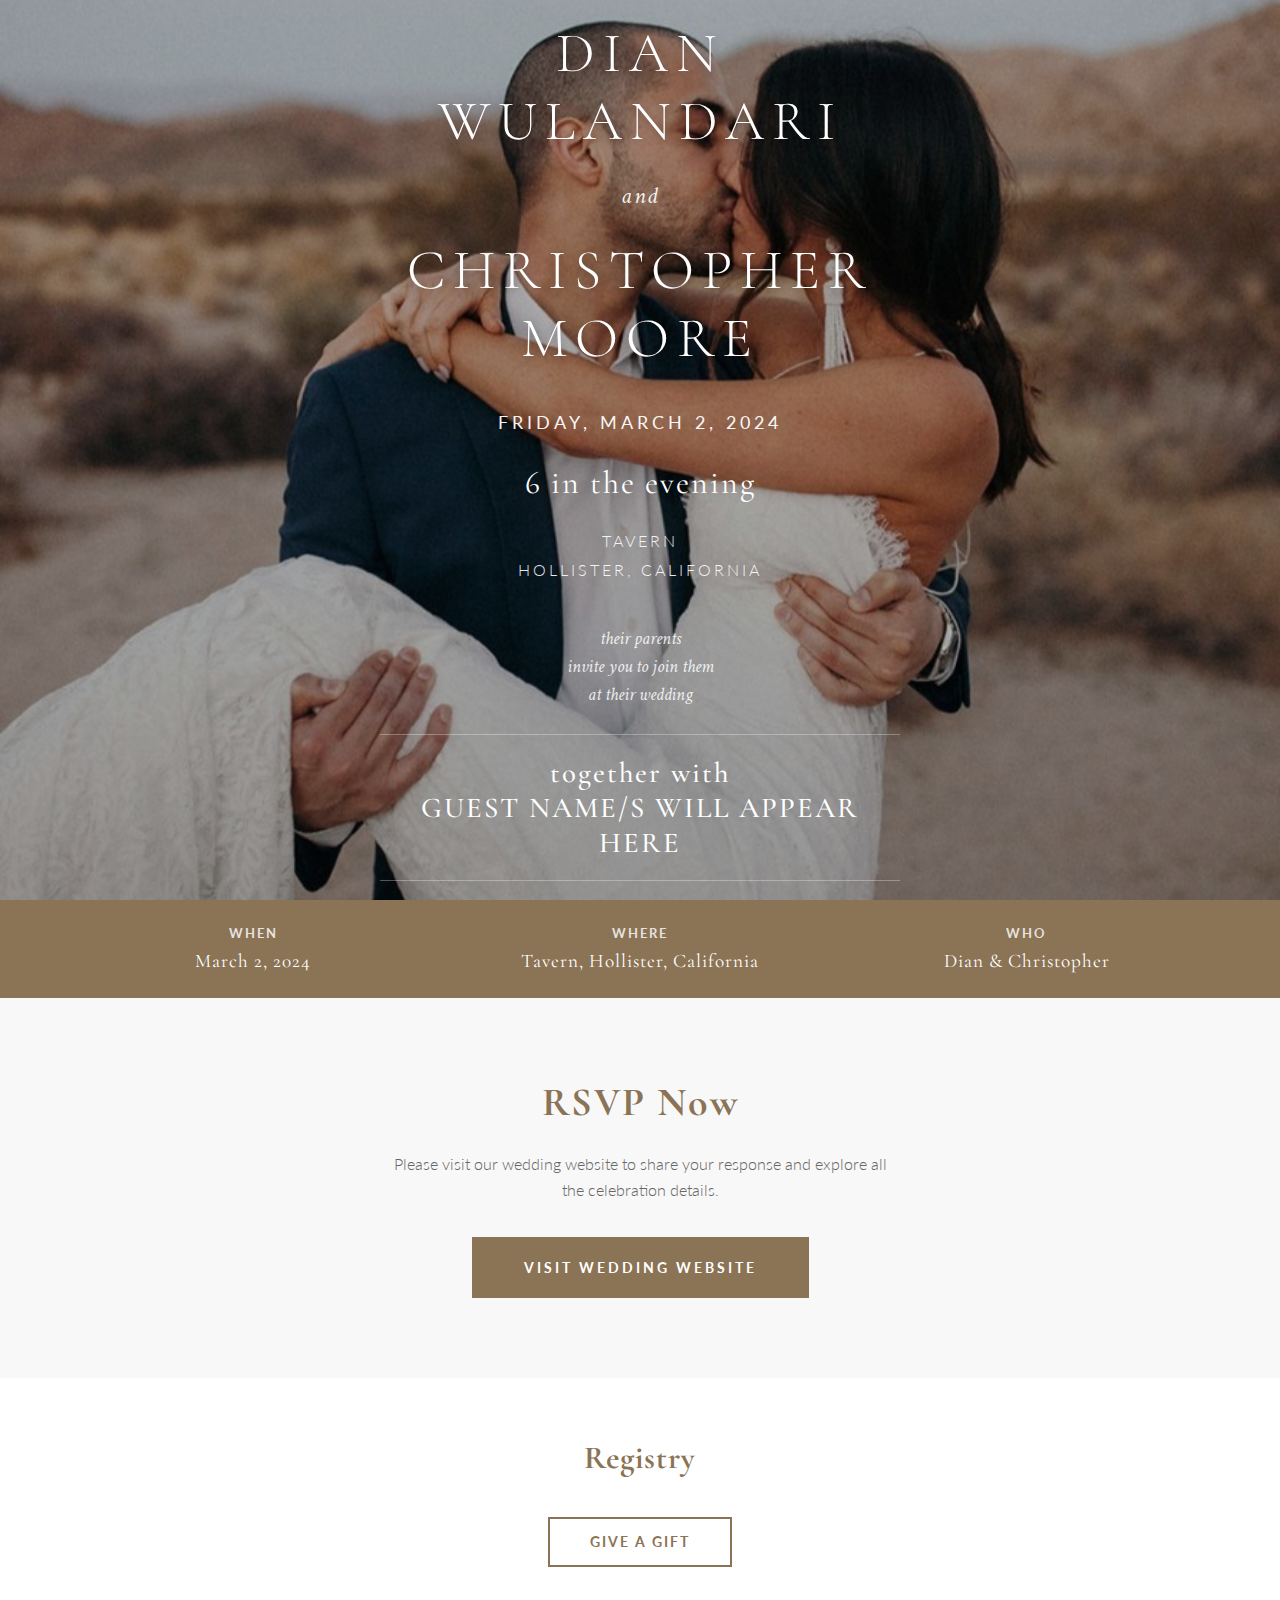
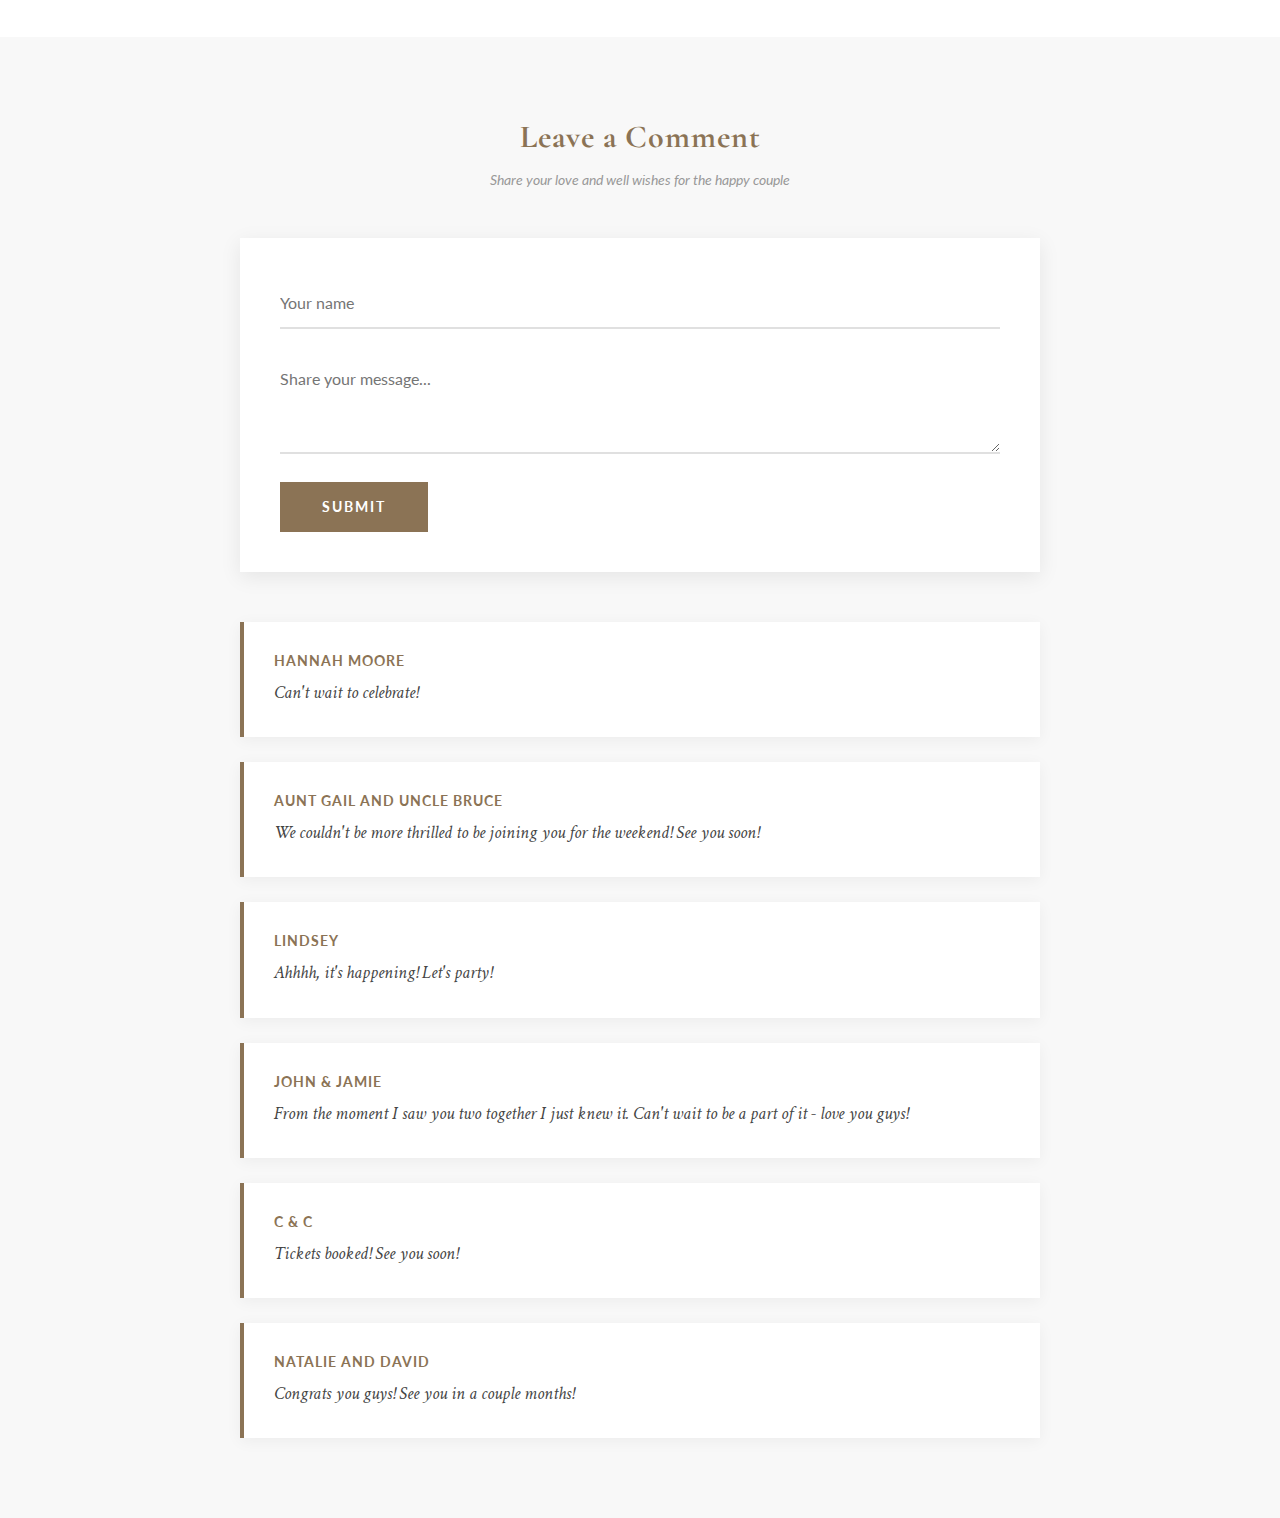
<file: invitation.html>
<!DOCTYPE html>
<html lang="en">
<head>
    <meta charset="UTF-8">
    <meta name="viewport" content="width=device-width, initial-scale=1.0">
    <title>Dian & Christopher - Wedding Invitation</title>
    <meta name="description" content="You're invited to celebrate the wedding of Dian & Christopher">
    
    <link rel="preconnect" href="https://fonts.googleapis.com">
    <link rel="preconnect" href="https://fonts.gstatic.com" crossorigin>
    <link href="https://fonts.googleapis.com/css2?family=Cormorant+Garamond:ital,wght@0,300;0,400;0,500;0,600;1,300;1,400&family=Crimson+Text:ital,wght@0,400;0,600;1,400&family=Lato:wght@300;400;700&display=swap" rel="stylesheet">
    
    <style>
        * {
            margin: 0;
            padding: 0;
            box-sizing: border-box;
        }

        body {
            font-family: 'Lato', sans-serif;
            background: #fafafa;
            overflow-x: hidden;
            color: #2c2c2c;
        }

        /* Full Screen Hero Invitation */
        .invitation-hero {
            height: 100vh;
            background: linear-gradient(rgba(0,0,0,0.15), rgba(0,0,0,0.25)), 
                        url('images/c1de70ea1a0ff24186ad85ee5111a9b9.jpeg') center/cover fixed;
            display: flex;
            align-items: center;
            justify-content: center;
            text-align: center;
            position: relative;
        }

        .invitation-content {
            color: white;
            max-width: 600px;
            padding: 0 40px;
            animation: fadeInUp 1.5s ease-out;
        }

        @keyframes fadeInUp {
            from {
                opacity: 0;
                transform: translateY(50px);
            }
            to {
                opacity: 1;
                transform: translateY(0);
            }
        }

        .bride-name {
            font-family: 'Cormorant Garamond', serif;
            font-size: 3.5rem;
            font-weight: 300;
            margin-bottom: 15px;
            letter-spacing: 8px;
            text-shadow: 0 2px 10px rgba(0,0,0,0.3);
        }

        .and-divider {
            font-family: 'Crimson Text', serif;
            font-size: 1.5rem;
            font-style: italic;
            margin: 25px 0;
            opacity: 0.9;
            letter-spacing: 2px;
        }

        .groom-name {
            font-family: 'Cormorant Garamond', serif;
            font-size: 3.5rem;
            font-weight: 300;
            margin-bottom: 40px;
            letter-spacing: 8px;
            text-shadow: 0 2px 10px rgba(0,0,0,0.3);
        }

        .wedding-date {
            font-family: 'Lato', sans-serif;
            font-size: 1.1rem;
            font-weight: 400;
            letter-spacing: 4px;
            text-transform: uppercase;
            margin-bottom: 30px;
            opacity: 0.95;
        }

        .wedding-time {
            font-family: 'Cormorant Garamond', serif;
            font-size: 2rem;
            font-weight: 400;
            margin-bottom: 25px;
            letter-spacing: 2px;
        }

        .wedding-venue {
            font-family: 'Lato', sans-serif;
            font-size: 1rem;
            font-weight: 300;
            letter-spacing: 3px;
            text-transform: uppercase;
            line-height: 1.8;
            opacity: 0.9;
            margin-bottom: 40px;
        }

        .parents-invite {
            font-family: 'Crimson Text', serif;
            font-size: 1.1rem;
            font-style: italic;
            margin-bottom: 15px;
            opacity: 0.85;
            line-height: 1.6;
        }

        .guest-name {
            font-family: 'Cormorant Garamond', serif;
            font-size: 1.8rem;
            font-weight: 500;
            margin-top: 25px;
            padding: 20px 0;
            border-top: 1px solid rgba(255,255,255,0.3);
            border-bottom: 1px solid rgba(255,255,255,0.3);
            letter-spacing: 2px;
        }

        /* Content Sections */
        .content-sections {
            background: white;
            min-height: 100vh;
        }

        /* Quick Details Bar */
        .quick-details {
            background: #8b7355;
            color: white;
            padding: 25px 0;
            text-align: center;
        }

        .details-grid {
            display: grid;
            grid-template-columns: repeat(auto-fit, minmax(200px, 1fr));
            gap: 40px;
            max-width: 1200px;
            margin: 0 auto;
            padding: 0 40px;
        }

        .detail-item {
            text-align: center;
        }

        .detail-label {
            font-family: 'Lato', sans-serif;
            font-size: 0.8rem;
            font-weight: 700;
            letter-spacing: 2px;
            text-transform: uppercase;
            margin-bottom: 8px;
            opacity: 0.8;
        }

        .detail-value {
            font-family: 'Cormorant Garamond', serif;
            font-size: 1.2rem;
            font-weight: 400;
            letter-spacing: 1px;
        }

        /* RSVP Section */
        .rsvp-section {
            padding: 80px 40px;
            text-align: center;
            background: #f8f8f8;
        }

        .rsvp-container {
            max-width: 500px;
            margin: 0 auto;
        }

        .rsvp-title {
            font-family: 'Cormorant Garamond', serif;
            font-size: 2.5rem;
            color: #8b7355;
            margin-bottom: 25px;
            letter-spacing: 2px;
        }

        .rsvp-subtitle {
            font-family: 'Lato', sans-serif;
            font-size: 1rem;
            color: #666;
            margin-bottom: 35px;
            line-height: 1.6;
            font-weight: 300;
        }

        .rsvp-button {
            display: inline-block;
            background: #8b7355;
            color: white;
            padding: 20px 50px;
            font-family: 'Lato', sans-serif;
            font-size: 0.9rem;
            font-weight: 700;
            letter-spacing: 3px;
            text-transform: uppercase;
            text-decoration: none;
            transition: all 0.4s ease;
            border: 2px solid #8b7355;
        }

        .rsvp-button:hover {
            background: transparent;
            color: #8b7355;
            transform: translateY(-3px);
            box-shadow: 0 10px 30px rgba(139, 115, 85, 0.2);
        }

        /* Registry Section */
        .registry-section {
            padding: 60px 40px;
            text-align: center;
            background: white;
        }

        .registry-title {
            font-family: 'Cormorant Garamond', serif;
            font-size: 2rem;
            color: #8b7355;
            margin-bottom: 30px;
            letter-spacing: 1px;
        }

        .registry-button {
            display: inline-block;
            background: transparent;
            color: #8b7355;
            padding: 15px 40px;
            font-family: 'Lato', sans-serif;
            font-size: 0.85rem;
            font-weight: 700;
            letter-spacing: 2px;
            text-transform: uppercase;
            text-decoration: none;
            border: 2px solid #8b7355;
            transition: all 0.3s ease;
            margin: 10px;
        }

        .registry-button:hover {
            background: #8b7355;
            color: white;
            transform: translateY(-2px);
        }

        /* Comments Section */
        .comments-section {
            padding: 80px 40px;
            background: #f8f8f8;
        }

        .comments-container {
            max-width: 800px;
            margin: 0 auto;
        }

        .comments-title {
            font-family: 'Cormorant Garamond', serif;
            font-size: 2rem;
            color: #8b7355;
            text-align: center;
            margin-bottom: 15px;
            letter-spacing: 1px;
        }

        .comments-subtitle {
            font-family: 'Lato', sans-serif;
            font-size: 0.9rem;
            color: #999;
            text-align: center;
            margin-bottom: 50px;
            font-style: italic;
        }

        .comment-form {
            background: white;
            padding: 40px;
            margin-bottom: 50px;
            box-shadow: 0 5px 20px rgba(0,0,0,0.08);
        }

        .form-group {
            margin-bottom: 25px;
        }

        .form-input, .form-textarea {
            width: 100%;
            padding: 15px 0;
            border: none;
            border-bottom: 2px solid #e0e0e0;
            background: transparent;
            font-family: 'Lato', sans-serif;
            font-size: 1rem;
            color: #2c2c2c;
            transition: border-color 0.3s ease;
        }

        .form-input:focus, .form-textarea:focus {
            outline: none;
            border-bottom-color: #8b7355;
        }

        .form-textarea {
            resize: vertical;
            min-height: 100px;
        }

        .submit-button {
            background: #8b7355;
            color: white;
            border: 2px solid #8b7355;
            padding: 15px 40px;
            font-family: 'Lato', sans-serif;
            font-size: 0.85rem;
            font-weight: 700;
            letter-spacing: 2px;
            text-transform: uppercase;
            cursor: pointer;
            transition: all 0.3s ease;
        }

        .submit-button:hover {
            background: transparent;
            color: #8b7355;
        }

        .comments-list {
            display: grid;
            gap: 25px;
        }

        .comment {
            background: white;
            padding: 30px;
            box-shadow: 0 3px 15px rgba(0,0,0,0.05);
            border-left: 4px solid #8b7355;
        }

        .comment-author {
            font-family: 'Lato', sans-serif;
            font-size: 0.9rem;
            font-weight: 700;
            color: #8b7355;
            letter-spacing: 1px;
            margin-bottom: 10px;
            text-transform: uppercase;
        }

        .comment-text {
            font-family: 'Crimson Text', serif;
            font-size: 1.1rem;
            color: #444;
            line-height: 1.6;
            font-style: italic;
        }

        /* Responsive Design */
        @media (max-width: 768px) {
            .bride-name, .groom-name {
                font-size: 2.5rem;
                letter-spacing: 4px;
            }
            
            .wedding-time {
                font-size: 1.5rem;
            }
            
            .details-grid {
                grid-template-columns: 1fr;
                gap: 25px;
                padding: 0 20px;
            }
            
            .invitation-content {
                padding: 0 20px;
            }
            
            .rsvp-section, .comments-section {
                padding: 60px 20px;
            }
            
            .comment-form {
                padding: 25px;
            }
        }
    </style>
</head>
<body>
    <!-- Full Screen Invitation Hero -->
    <section class="invitation-hero">
        <div class="invitation-content">
            <div class="bride-name">DIAN WULANDARI</div>
            <div class="and-divider">and</div>
            <div class="groom-name">CHRISTOPHER MOORE</div>
            
            <div class="wedding-date">FRIDAY, MARCH 2, 2024</div>
            <div class="wedding-time">6 in the evening</div>
            <div class="wedding-venue">
                TAVERN<br>
                HOLLISTER, CALIFORNIA
            </div>
            
            <div class="parents-invite">
                their parents<br>
                invite you to join them<br>
                at their wedding
            </div>
            
            <div class="guest-name">
                together with<br>
                GUEST NAME/S WILL APPEAR HERE
            </div>
        </div>
    </section>

    <!-- Content Sections -->
    <div class="content-sections">
        <!-- Quick Details Bar -->
        <section class="quick-details">
            <div class="details-grid">
                <div class="detail-item">
                    <div class="detail-label">When</div>
                    <div class="detail-value">March 2, 2024</div>
                </div>
                <div class="detail-item">
                    <div class="detail-label">Where</div>
                    <div class="detail-value">Tavern, Hollister, California</div>
                </div>
                <div class="detail-item">
                    <div class="detail-label">Who</div>
                    <div class="detail-value">Dian & Christopher</div>
                </div>
            </div>
        </section>

        <!-- RSVP Section -->
        <section class="rsvp-section">
            <div class="rsvp-container">
                <h2 class="rsvp-title">RSVP Now</h2>
                <p class="rsvp-subtitle">Please visit our wedding website to share your response and explore all the celebration details.</p>
                <a href="index.html" class="rsvp-button">Visit Wedding Website</a>
            </div>
        </section>

        <!-- Registry Section -->
        <section class="registry-section">
            <h2 class="registry-title">Registry</h2>
            <a href="https://cash.app/$dianwulandari" class="registry-button" target="_blank">Give a Gift</a>
        </section>

        <!-- Comments Section -->
        <section class="comments-section">
            <div class="comments-container">
                <h2 class="comments-title">Leave a Comment</h2>
                <p class="comments-subtitle">Share your love and well wishes for the happy couple</p>
                
                <div class="comment-form">
                    <div class="form-group">
                        <input type="text" id="commenter-name" class="form-input" placeholder="Your name" required>
                    </div>
                    <div class="form-group">
                        <textarea id="comment-text" class="form-textarea" placeholder="Share your message..." required></textarea>
                    </div>
                    <button class="submit-button" onclick="submitComment()">Submit</button>
                </div>

                <div class="comments-list" id="comments-container">
                    <!-- Comments will be dynamically loaded here -->
                </div>
            </div>
        </section>
    </div>

    <script>
        // Initialize comments array with existing comments
        let comments = [
            {
                name: "Hannah Moore",
                text: "Can't wait to celebrate!"
            },
            {
                name: "Aunt Gail and Uncle Bruce",
                text: "We couldn't be more thrilled to be joining you for the weekend! See you soon!"
            },
            {
                name: "Lindsey",
                text: "Ahhhh, it's happening! Let's party!"
            },
            {
                name: "John & Jamie",
                text: "From the moment I saw you two together I just knew it. Can't wait to be a part of it - love you guys!"
            },
            {
                name: "C & C",
                text: "Tickets booked! See you soon!"
            },
            {
                name: "Natalie and David",
                text: "Congrats you guys! See you in a couple months!"
            }
        ];

        // Load comments from localStorage if available
        function loadComments() {
            const savedComments = localStorage.getItem('weddingComments');
            if (savedComments) {
                comments = JSON.parse(savedComments);
            }
            displayComments();
        }

        // Save comments to localStorage
        function saveComments() {
            localStorage.setItem('weddingComments', JSON.stringify(comments));
        }

        // Display all comments
        function displayComments() {
            const container = document.getElementById('comments-container');
            container.innerHTML = '';
            
            comments.forEach((comment, index) => {
                const commentElement = createCommentElement(comment, index === 0);
                container.appendChild(commentElement);
            });
        }

        // Create a comment element
        function createCommentElement(comment, isNew = false) {
            const commentDiv = document.createElement('div');
            commentDiv.className = isNew ? 'comment new-comment' : 'comment';
            
            commentDiv.innerHTML = `
                <div class="comment-author">${comment.name}</div>
                <div class="comment-text">${comment.text}</div>
            `;
            
            return commentDiv;
        }

        // Submit a new comment
        function submitComment() {
            const nameInput = document.getElementById('commenter-name');
            const textInput = document.getElementById('comment-text');
            
            const name = nameInput.value.trim();
            const text = textInput.value.trim();
            
            if (name && text) {
                // Add new comment to the beginning of the array
                comments.unshift({
                    name: name,
                    text: text
                });
                
                // Save and refresh display
                saveComments();
                displayComments();
                
                // Clear form
                nameInput.value = '';
                textInput.value = '';
                
                // Show success message
                showSuccessMessage();
            }
        }

        // Show success message
        function showSuccessMessage() {
            const successMsg = document.createElement('div');
            successMsg.style.cssText = `
                position: fixed;
                top: 30px;
                right: 30px;
                background: #8b7355;
                color: white;
                padding: 20px 30px;
                font-family: 'Lato', sans-serif;
                font-size: 14px;
                font-weight: 300;
                z-index: 1000;
                box-shadow: 0 10px 30px rgba(139, 115, 85, 0.3);
                transform: translateX(100%);
                transition: transform 0.4s ease;
            `;
            successMsg.textContent = 'Thank you for your beautiful message!';
            
            document.body.appendChild(successMsg);
            
            // Animate in
            setTimeout(() => {
                successMsg.style.transform = 'translateX(0)';
            }, 100);
            
            // Animate out
            setTimeout(() => {
                successMsg.style.transform = 'translateX(100%)';
                setTimeout(() => {
                    if (successMsg.parentNode) {
                        successMsg.parentNode.removeChild(successMsg);
                    }
                }, 400);
            }, 3000);
        }

        // Load comments when page loads
        window.addEventListener('DOMContentLoaded', loadComments);
    </script>
</body>
</html>
</file>
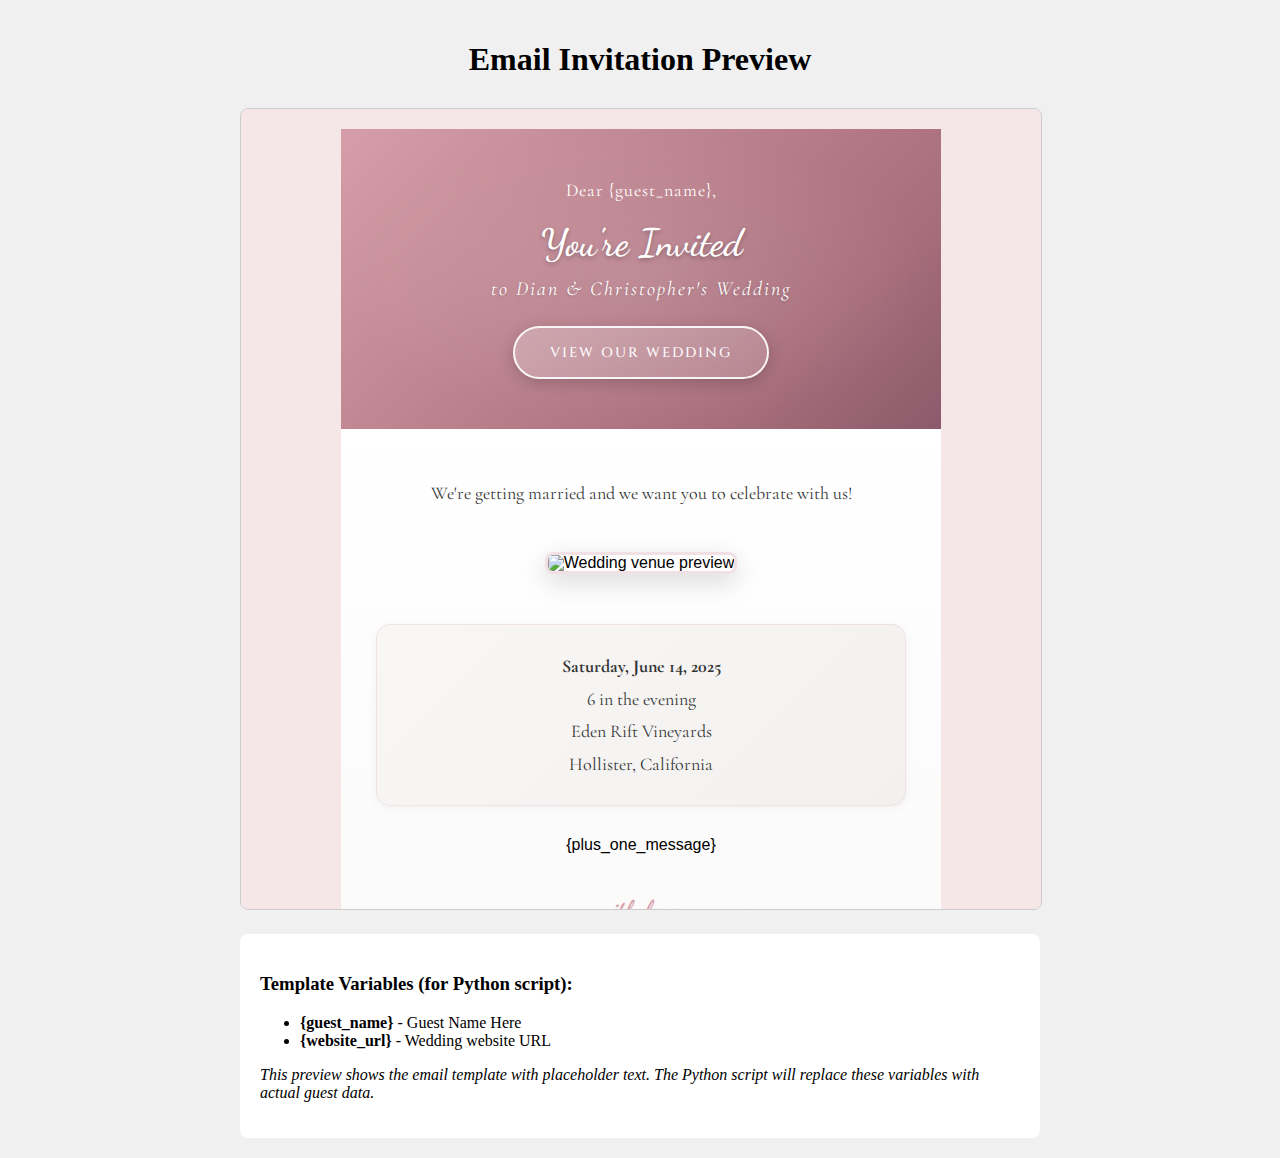
<file: test-email-preview.html>
<!DOCTYPE html>
<html lang="en">
<head>
    <meta charset="UTF-8">
    <meta name="viewport" content="width=device-width, initial-scale=1.0">
    <title>Email Invitation Preview</title>
</head>
<body style="margin: 0; padding: 20px; background-color: #f0f0f0;">
    <div style="max-width: 800px; margin: 0 auto;">
        <h1 style="text-align: center; margin-bottom: 30px;">Email Invitation Preview</h1>
        
        <!-- Iframe to show the email content -->
        <iframe src="email-invitation-python.html" 
                width="100%" 
                height="800" 
                style="border: 1px solid #ccc; border-radius: 8px;">
        </iframe>
        
        <div style="margin-top: 20px; padding: 20px; background: #fff; border-radius: 8px;">
            <h3>Template Variables (for Python script):</h3>
            <ul>
                <li><strong>{guest_name}</strong> - Guest Name Here</li>
                <li><strong>{website_url}</strong> - Wedding website URL</li>
            </ul>
            <p><em>This preview shows the email template with placeholder text. The Python script will replace these variables with actual guest data.</em></p>
        </div>
    </div>
</body>
</html>
</file>
